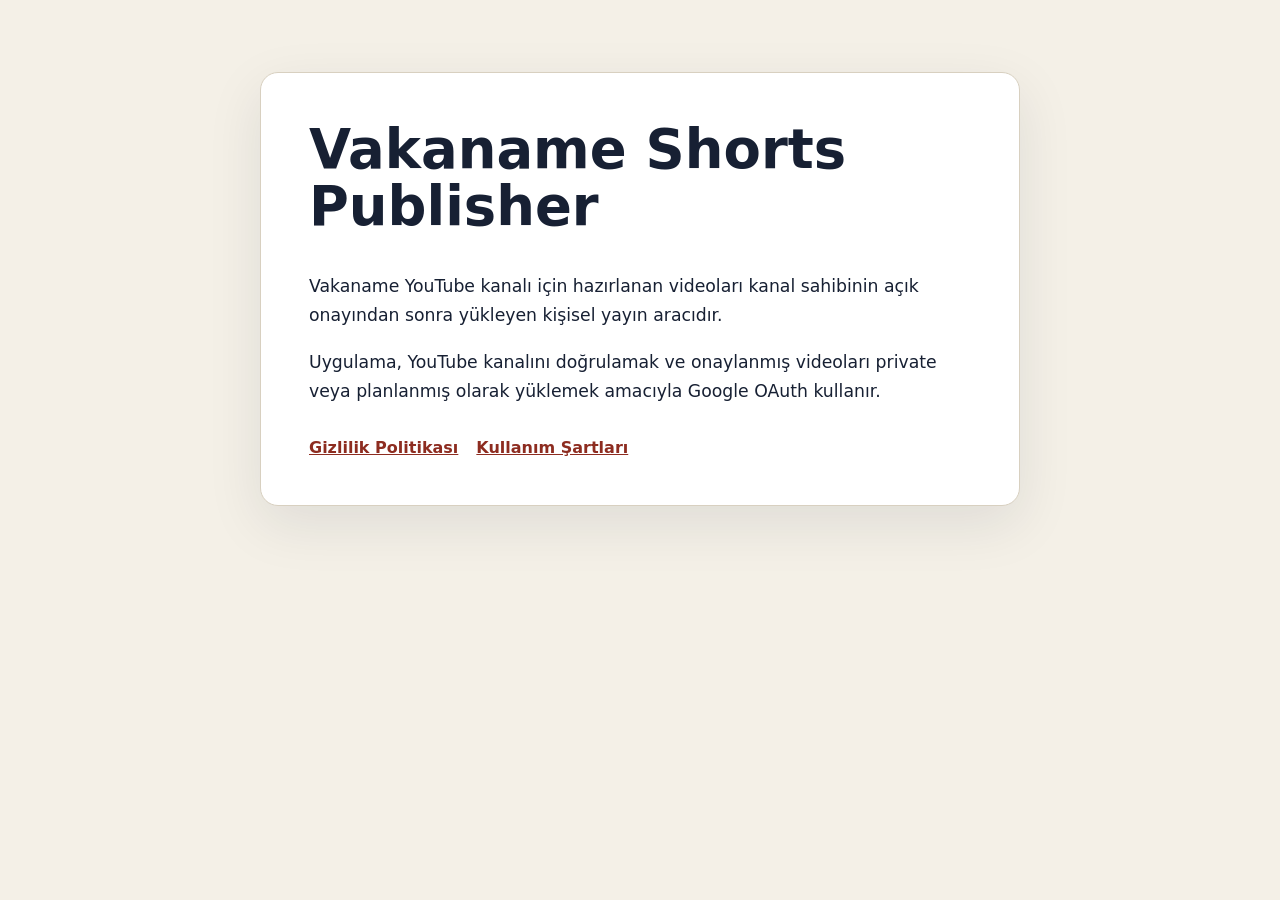
<file: index.html>
<!doctype html>
<html lang="tr">
<head><meta charset="utf-8"><meta name="viewport" content="width=device-width,initial-scale=1"><title>Vakaname Shorts Publisher</title><link rel="stylesheet" href="style.css"></head>
<body><main><h1>Vakaname Shorts Publisher</h1><p>Vakaname YouTube kanalı için hazırlanan videoları kanal sahibinin açık onayından sonra yükleyen kişisel yayın aracıdır.</p><p>Uygulama, YouTube kanalını doğrulamak ve onaylanmış videoları private veya planlanmış olarak yüklemek amacıyla Google OAuth kullanır.</p><nav><a href="privacy.html">Gizlilik Politikası</a><a href="terms.html">Kullanım Şartları</a></nav></main></body>
</html>
</file>
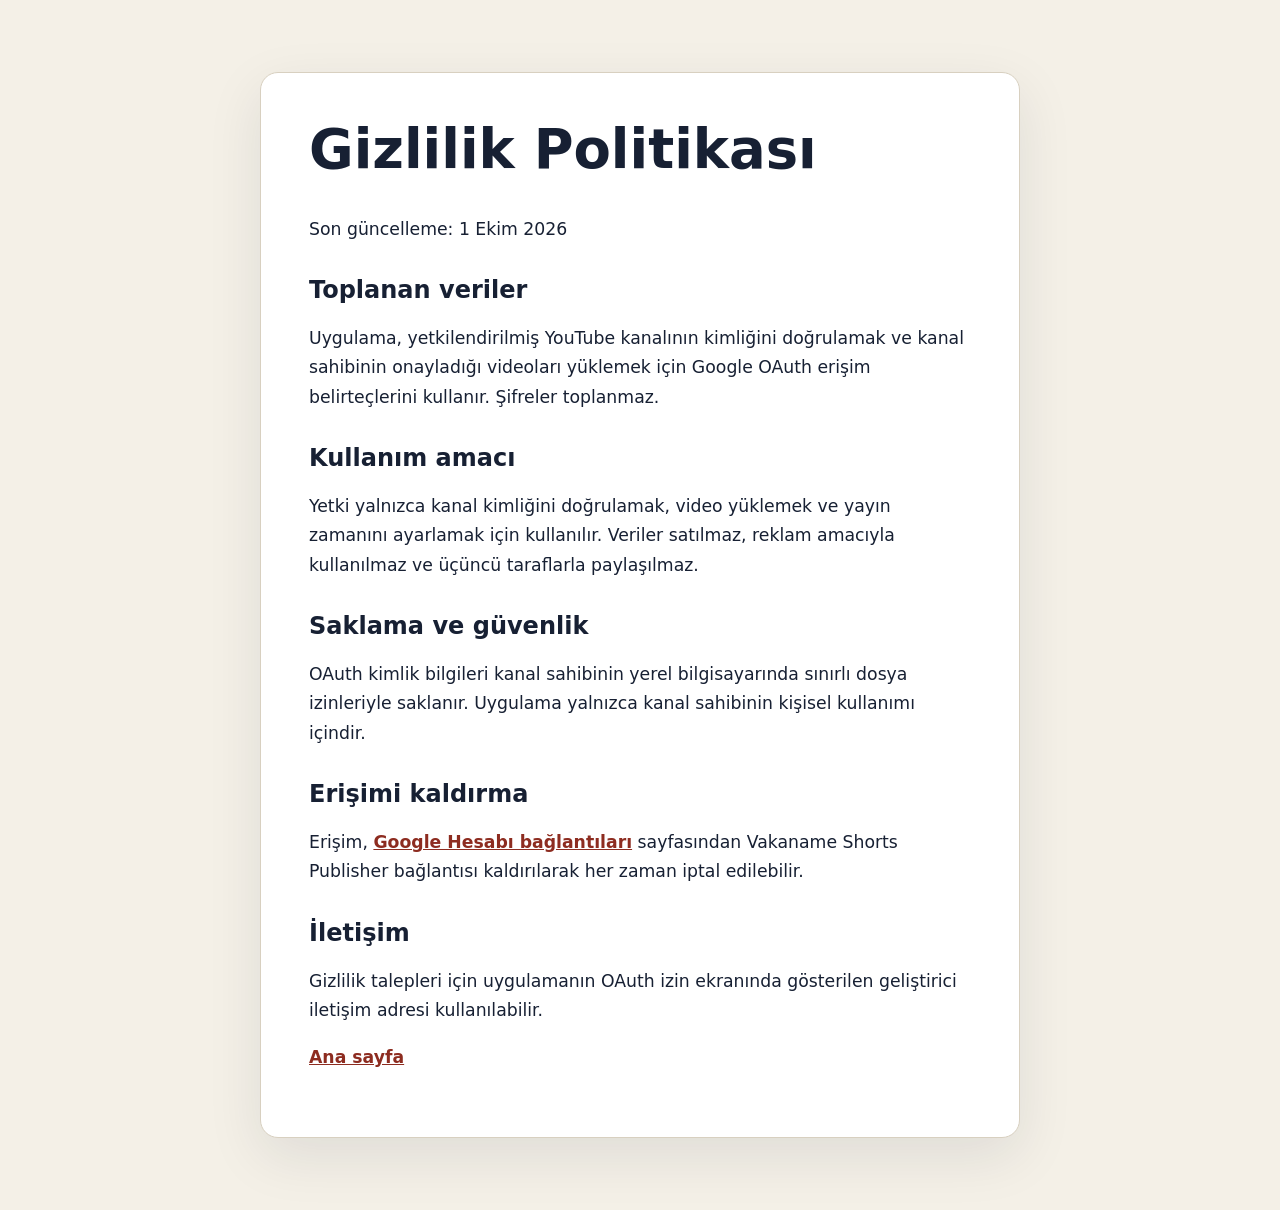
<file: privacy.html>
<!doctype html>
<html lang="tr">
<head><meta charset="utf-8"><meta name="viewport" content="width=device-width,initial-scale=1"><title>Gizlilik Politikası — Vakaname Shorts Publisher</title><link rel="stylesheet" href="style.css"></head>
<body><main><h1>Gizlilik Politikası</h1><p>Son güncelleme: 1 Ekim 2026</p><h2>Toplanan veriler</h2><p>Uygulama, yetkilendirilmiş YouTube kanalının kimliğini doğrulamak ve kanal sahibinin onayladığı videoları yüklemek için Google OAuth erişim belirteçlerini kullanır. Şifreler toplanmaz.</p><h2>Kullanım amacı</h2><p>Yetki yalnızca kanal kimliğini doğrulamak, video yüklemek ve yayın zamanını ayarlamak için kullanılır. Veriler satılmaz, reklam amacıyla kullanılmaz ve üçüncü taraflarla paylaşılmaz.</p><h2>Saklama ve güvenlik</h2><p>OAuth kimlik bilgileri kanal sahibinin yerel bilgisayarında sınırlı dosya izinleriyle saklanır. Uygulama yalnızca kanal sahibinin kişisel kullanımı içindir.</p><h2>Erişimi kaldırma</h2><p>Erişim, <a href="https://myaccount.google.com/connections">Google Hesabı bağlantıları</a> sayfasından Vakaname Shorts Publisher bağlantısı kaldırılarak her zaman iptal edilebilir.</p><h2>İletişim</h2><p>Gizlilik talepleri için uygulamanın OAuth izin ekranında gösterilen geliştirici iletişim adresi kullanılabilir.</p><p><a href="index.html">Ana sayfa</a></p></main></body>
</html>
</file>
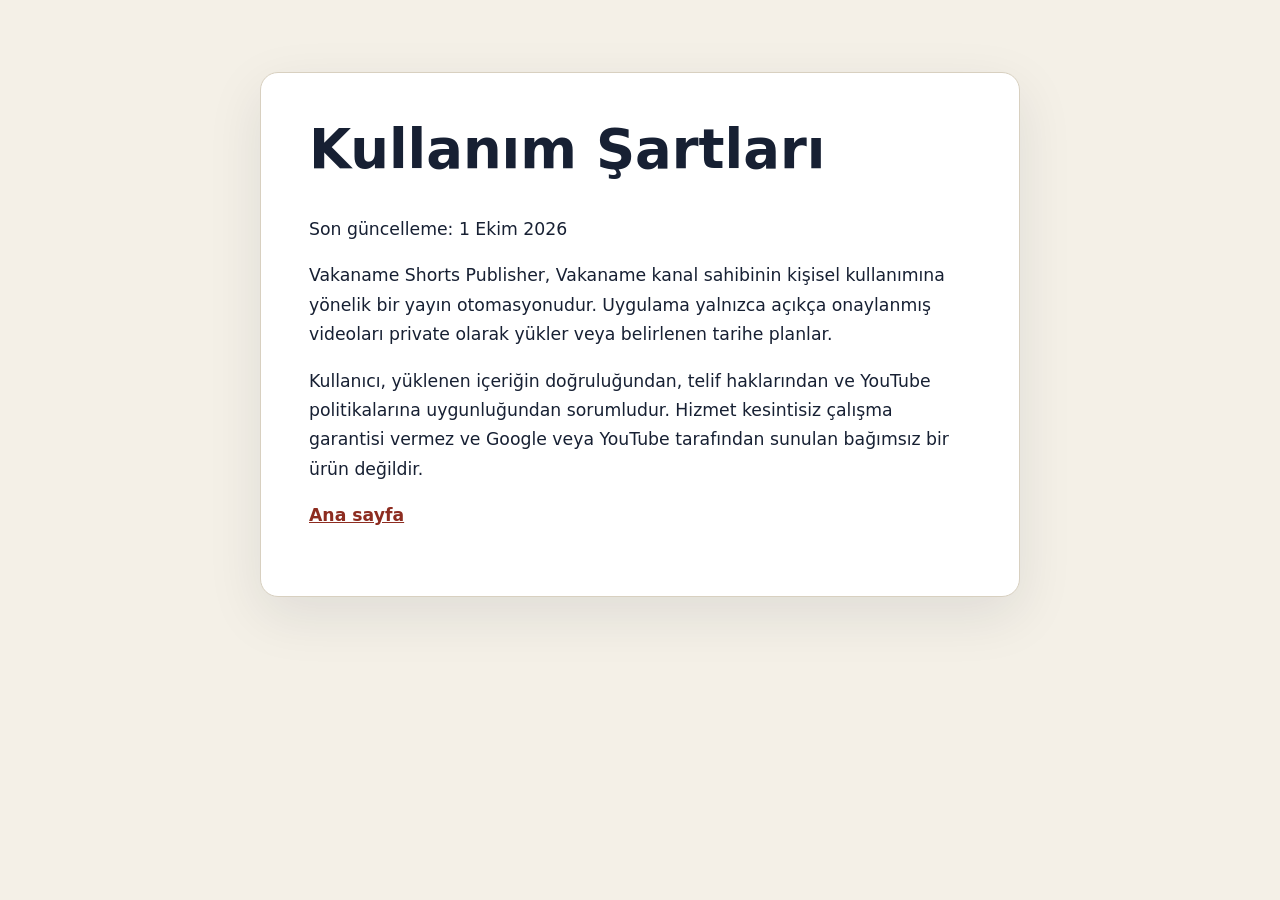
<file: terms.html>
<!doctype html>
<html lang="tr">
<head><meta charset="utf-8"><meta name="viewport" content="width=device-width,initial-scale=1"><title>Kullanım Şartları — Vakaname Shorts Publisher</title><link rel="stylesheet" href="style.css"></head>
<body><main><h1>Kullanım Şartları</h1><p>Son güncelleme: 1 Ekim 2026</p><p>Vakaname Shorts Publisher, Vakaname kanal sahibinin kişisel kullanımına yönelik bir yayın otomasyonudur. Uygulama yalnızca açıkça onaylanmış videoları private olarak yükler veya belirlenen tarihe planlar.</p><p>Kullanıcı, yüklenen içeriğin doğruluğundan, telif haklarından ve YouTube politikalarına uygunluğundan sorumludur. Hizmet kesintisiz çalışma garantisi vermez ve Google veya YouTube tarafından sunulan bağımsız bir ürün değildir.</p><p><a href="index.html">Ana sayfa</a></p></main></body>
</html>
</file>
<file: style.css>
:root{font-family:system-ui,-apple-system,sans-serif;color:#172033;background:#f4f0e7}body{margin:0}main{box-sizing:border-box;max-width:760px;margin:8vh auto;padding:48px;background:#fff;border:1px solid #d8d0c0;border-radius:18px;box-shadow:0 18px 55px #17203318}h1{font-size:clamp(2rem,6vw,3.4rem);line-height:1.05;margin-top:0}h2{margin-top:2rem}p{font-size:1.08rem;line-height:1.7}nav{display:flex;gap:18px;flex-wrap:wrap;margin-top:32px}a{color:#8d2c20;font-weight:650}@media(max-width:600px){main{margin:0;padding:28px;min-height:100vh;border-radius:0}}
</file>
